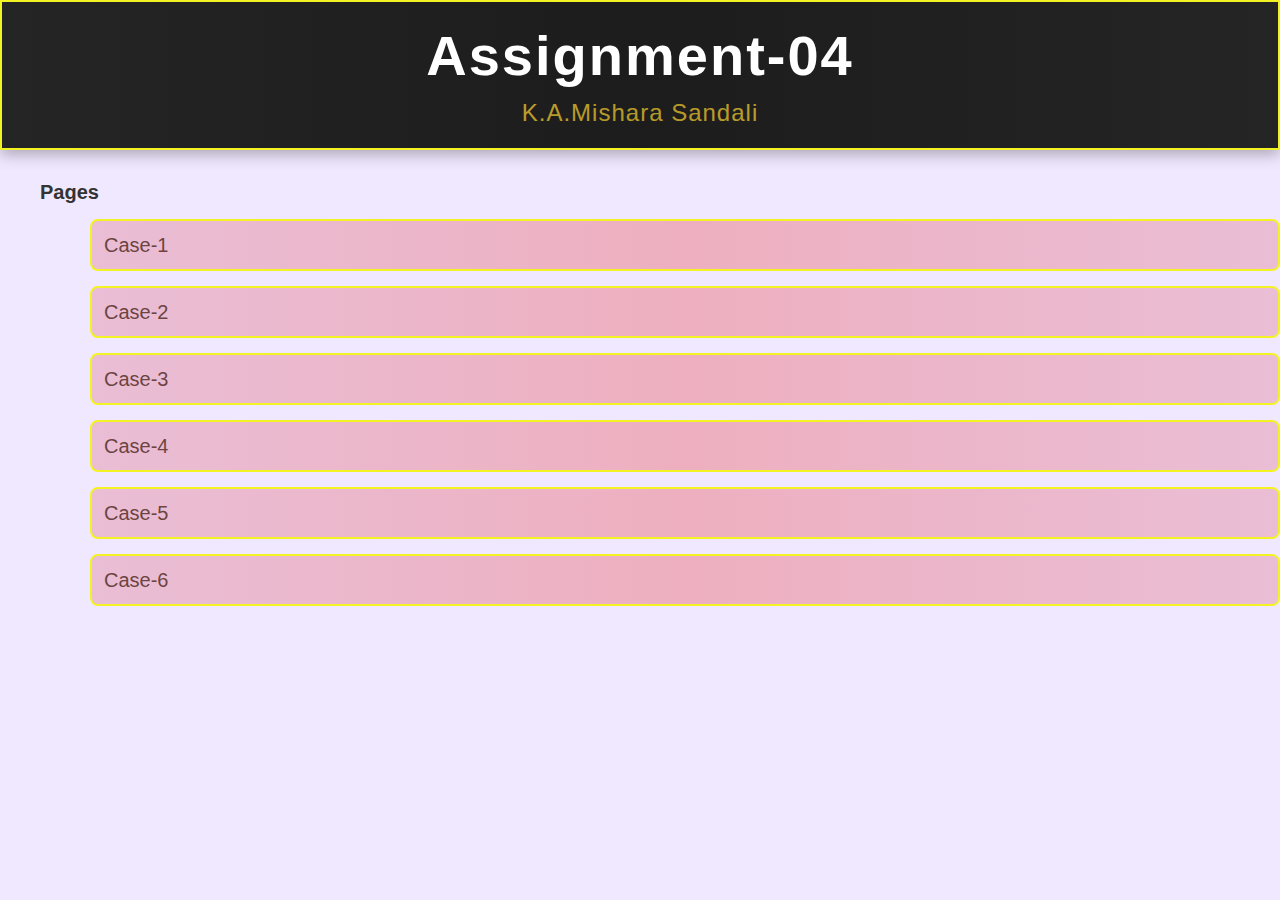
<file: index.html>
<!DOCTYPE html>
<html lang="en">
<head>
    <meta charset="UTF-8">
    <meta name="viewport" content="width=device-width, initial-scale=1.0">
    <title>Assignment-03</title>
    <style>
        body, ol {
            margin: 0;
            padding: 0;
            box-sizing: border-box;
        }

        body {
            background-color: #f0e8ff; 
            color: #333;
            line-height: 1.2;
            font-size: 20px;
            font-family: 'Roboto', sans-serif;
            animation: backgroundShift 12s infinite alternate;
            
           
           
        }
        header {
            background-color: rgb(32, 31, 31);
            color: #fff;
            padding: 20px;
            text-align: center;
            box-shadow: 0 4px 15px rgba(0, 0, 0, 0.3);
            position: relative;
            overflow: hidden;
            animation: headerSlideIn 1s ease-in;
            border: 2px solid rgb(243, 243, 35); 
        }

        header h1 {
            margin: 0;
            font-size: 2.8em;
            letter-spacing: 2px;
            position: relative;
            z-index: 1;
        }

        .name {
            font-size: 1.2em;
            color: #fad231;
            margin-top: 10px;
            animation: glow 2s ease-in-out infinite alternate;
            letter-spacing: 1px;
        }

        header::before {
            content: '';
            position: absolute;
            top: 0;
            left: -100%;
            width: 300%;
            height: 100%;
            background: linear-gradient(to right, rgba(255, 255, 255, 0.1), rgba(22, 22, 22, 0.3), rgba(255, 255, 255, 0.1));
            animation: shimmer 3s ease-in;
        }

        ul {
            list-style-type: none;
            margin-top: 30px;
        }

        ol {
            padding-left: 50px;
        }

        li {
            margin: 15px 0;
            padding: 12px;
            border-bottom: 2px solid #ccc;
            background: rgba(108, 99, 255, 0.1);
            border-radius: 8px;
            overflow: hidden;
            position: relative;
            cursor: pointer;
            transition: transform 0.5s ease, box-shadow 0.5s ease, background 0.5s ease, border-color 0.5s ease;
            border: 2px solid rgb(243, 243, 35); 
        }

        a {
            color: #333;
            text-decoration: none;
            display: block;
            transition: color 0.4s ease;
        }

        a:hover {
            color: #ff6f61; 
        }

        li:hover {
            transform: scale(1.1);
            background: #ffe0e0;
            box-shadow: 0 10px 25px rgba(0, 0, 0, 0.2);
            border-color: #face1b;
        }

        li::after {
            content: '';
            position: absolute;
            top: 0;
            left: -100%;
            width: 300%;
            height: 100%;
            background: linear-gradient(to right, transparent, rgba(255, 111, 97, 0.4), transparent);
            transition: left 0.6s ease;
        }

        li:hover::after {
            left: 100%;
        }

        
        @keyframes backgroundShift {
            0% { background-color: #f0e8ff; }
            50% { background-color: #e8f0ff; }
            100% { background-color: #e8fff0; }
        }

        @keyframes headerSlideIn {
            0% { transform: translateY(-100%); opacity: 0; }
            100% { transform: translateY(0); opacity: 1; }
        }

        @keyframes shimmer {
            0% { left: -100%; }
            100% { left: 100%; }
        }

        @keyframes glow {
            0% { text-shadow: 0 0 10px #f6cd29, 0 0 20px #ffd324; }
            100% { text-shadow: 0 0 20px #ffbb66, 0 0 30px #f7ce2b; }
        }
    </style>
</head>
<body>
    <header>
        <h1>Assignment-04</h1>
        <div class="name">K.A.Mishara Sandali</div> 
    </header>
    <ul>
        <strong>Pages</strong>
        <ol>
            <li><a href="/Pages/case-1.html" target="_blank">Case-1</a></li>
            <li><a href="/Pages/case-2.html" target="_blank">Case-2</a></li>
            <li><a href="/Pages/case-3.html" target="_blank">Case-3</a></li>
            <li><a href="/Pages/case-4.html" target="_blank">Case-4</a></li>
            <li><a href="/Pages/case-5.html" target="_blank">Case-5</a></li>
            <li><a href="/Pages/case-6.html" target="_blank">Case-6</a></li>
        </ol>
    </ul>
</body>
</html>
</file>
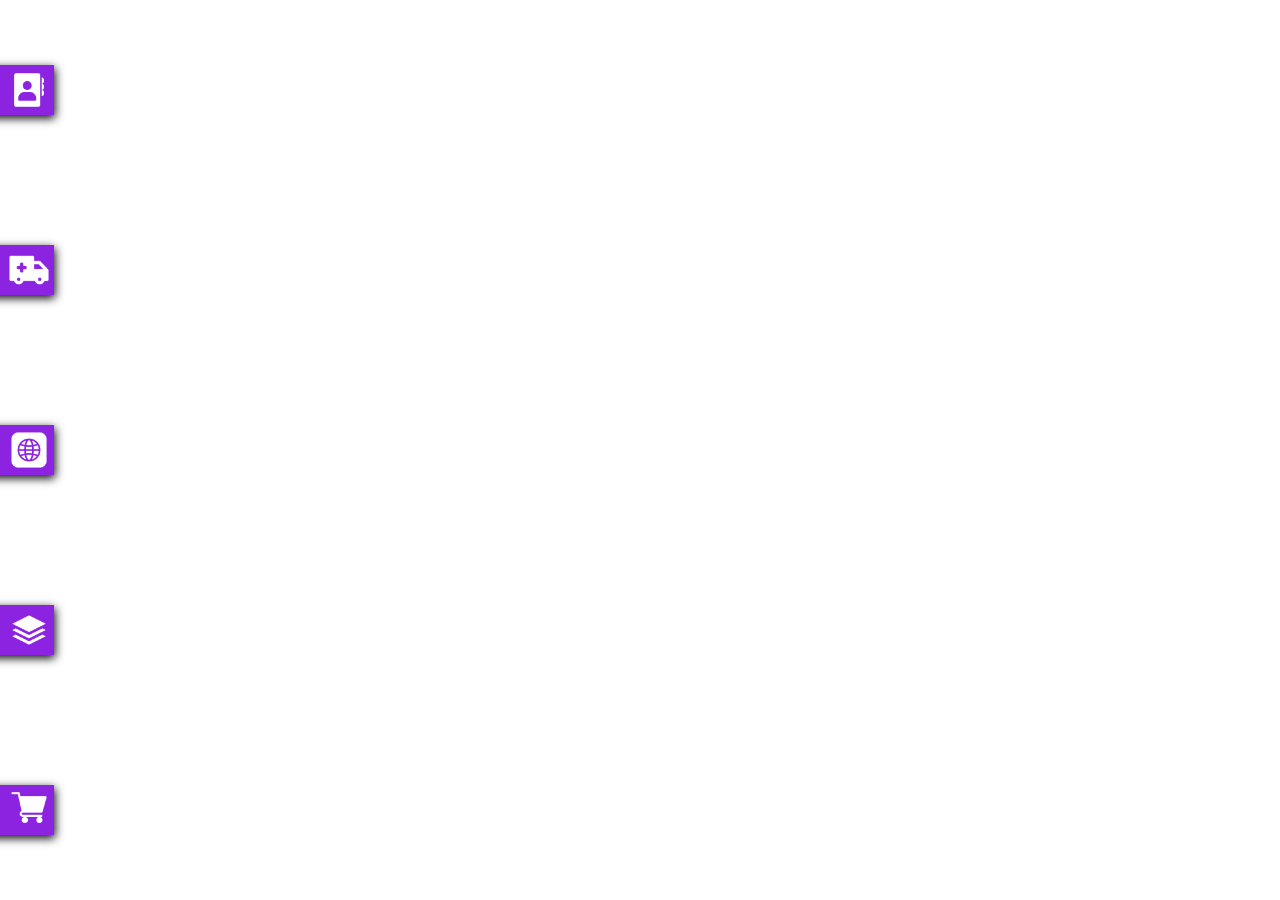
<file: pages/case-1.html>
<!DOCTYPE html>
<html lang="en">
<head>
    <meta charset="UTF-8">
    <meta name="viewport" content="width=device-width, initial-scale=1.0">
    <title>Case-1</title>
    <link rel="stylesheet" href="/Css/case-1.css">
</head>
<body>
    <section>
        <div>
            <label>Menu One</label>
            <img src="/assests/images/menu-01.png">
        </div>
    
        <div>
            <label>Menu Two</label>
            <img src="/assests/images/menu-02.png">
        </div>
    
        <div>
            <label>Menu Three</label>
            <img src="/assests/images/menu-03.png">
        </div>
    
        <div>
            <label>Menu Four</label>
            <img src="/assests/images/menu-04.png">
        </div>
    
        <div>
            <label>Menu Five</label>
            <img src="/assests/images/menu-05.png">
        </div>
    </section>
</body>
</html>
</file>
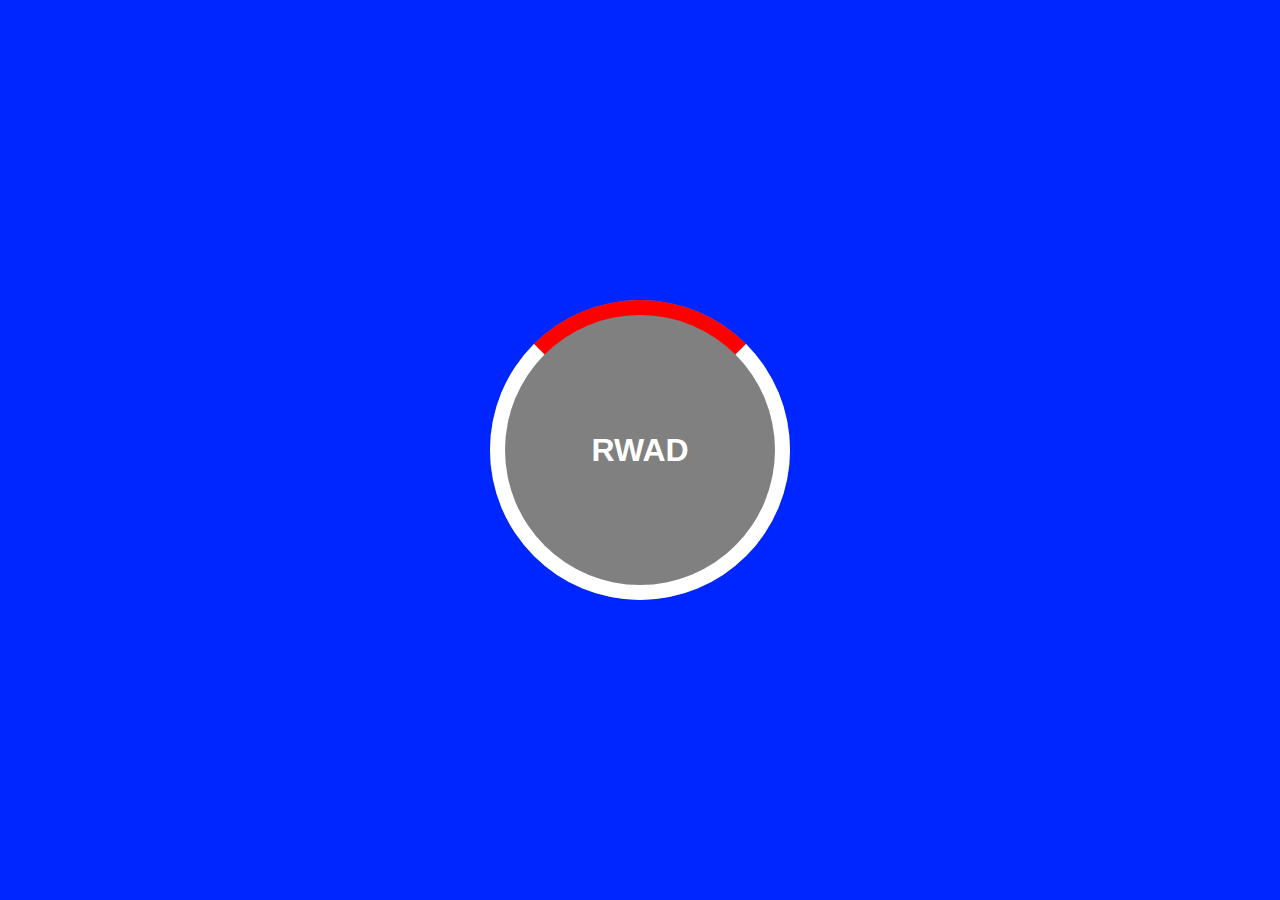
<file: pages/case-2.html>
<!DOCTYPE html>
<html lang="en">
<head>
    <meta charset="UTF-8">
    <meta name="viewport" content="width=device-width, initial-scale=1.0">
    <title>Case-2</title>
    <link rel="stylesheet" href="/Css/case-2.css">
</head>
<body>
    <div id="circle">
        <h1>RWAD</h1>
    </div>
</body>
</html>
</file>
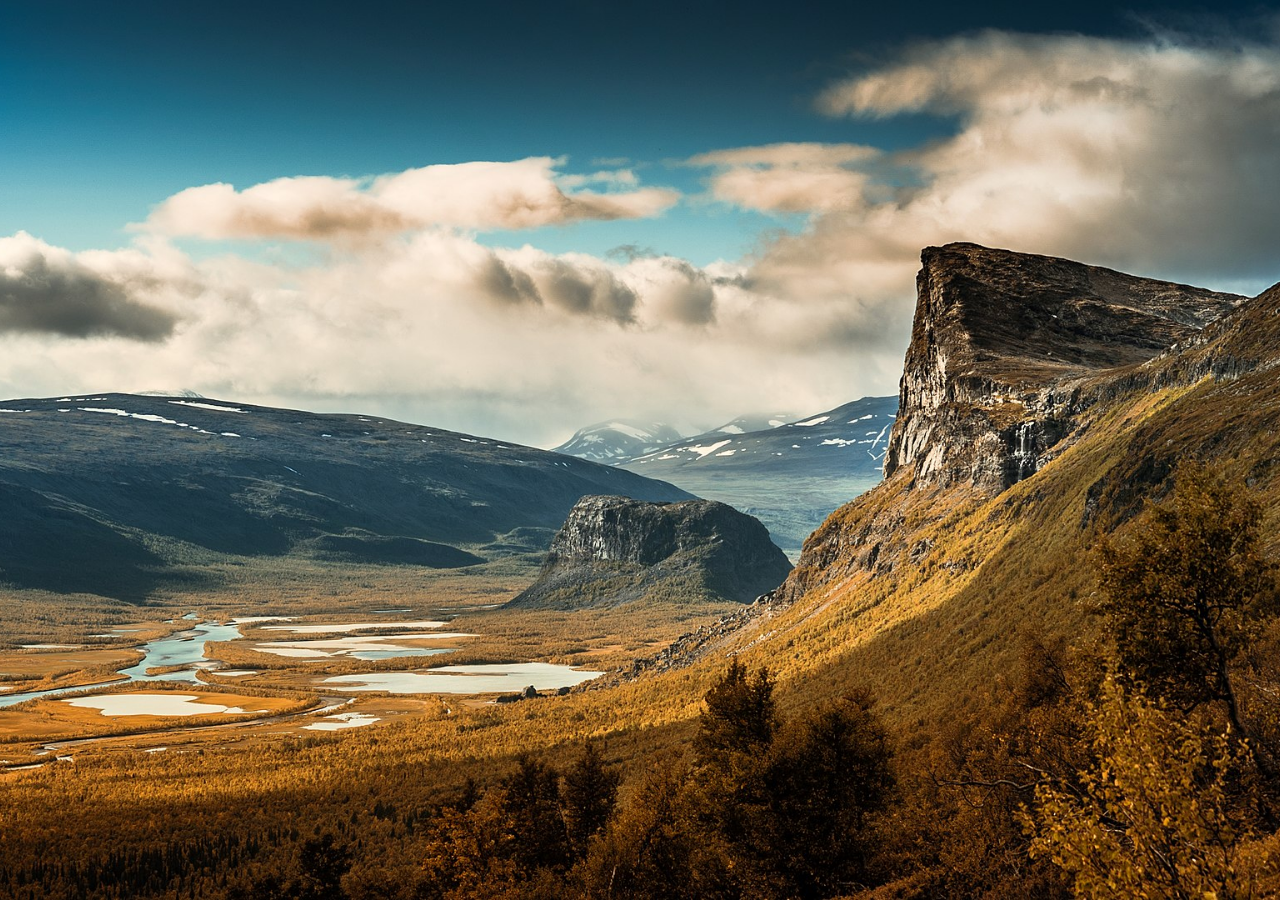
<file: pages/case-5.html>
<!DOCTYPE html>
<html lang="en">
<head>
    <meta charset="UTF-8">
    <meta name="viewport" content="width=device-width, initial-scale=1.0">
    <title>Case-5</title>
    <link rel="stylesheet" href="/Css/case-5.css">
</head>
<body>
    <section class="content">
        <figure>
          <div class="image">
            <img src="/assests/slides/image_01.jpg" alt="" />
          </div>
  
          <div class="image">
            <img src="/assests/slides/image_02.jpg" alt="" />
          </div>
  
          <div class="image">
            <img src="/assests/slides/image_03.jpg" alt="" />
          </div>
  
          <div class="image">
            <img src="/assests/slides/image_04.jpg" alt="" />
          </div>
        </figure>
      </section>
</body>
</html>
</file>
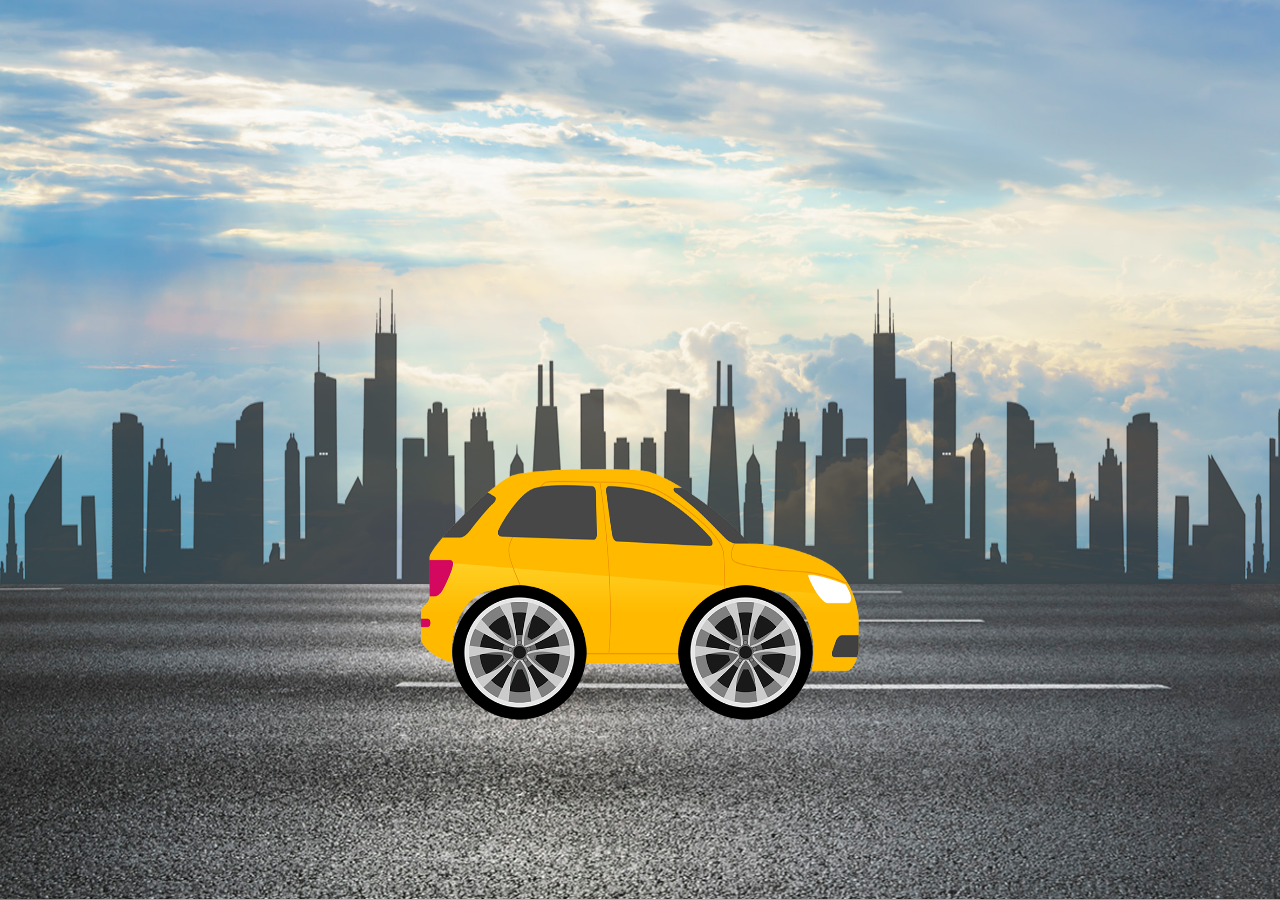
<file: pages/case-6.html>
<!DOCTYPE html>
<html lang="en">
<head>
    <meta charset="UTF-8" />
    <meta name="viewport" content="width=device-width, initial-scale=1.0" />
    <title>Case-6</title>
    <link rel="stylesheet" href="/Css/case-6.css">
    <style>
        body {
            margin: 0;
            overflow: hidden;
        }

        .sky {
            height: 100vh;
            background-image: url(/assests/car-animation-image/sky.jpg);
            background-size: cover;
        }
   
        .earth {
            position: absolute;
            bottom: 0;
            left: 0;
            width: 1000%;
            height: 70%;
            animation: forward 8s cubic-bezier(0.065, 0.72, 0.155, 1) 0s infinite;
        }

        .city {
            margin-bottom: -1px;
            background-size: 1416px 100%;
            background-image: url(/assests/car-animation-image/city.png);
            width: 100%;
            height: 50%;
            background-repeat: repeat-x;
        }

        .road {
            background-size: 5136px 100%;
            background-image: url(/assests/car-animation-image/road.jpg);
            width: 100%;
            height: 50%;
            background-repeat: repeat-x;
        }

        .vehicle {
            position: fixed;
            top: 65%;
            left: 50%;
            transform: translate(-50%, -50%);
            width: 450px;
            height: 30%;
        }

        .car {
            width: 100%;
            height: 100%;
        }

        .wheel-1,
        .wheel-2 {
            position: absolute;
            height: 50%;
            animation: drive 8s ease-in-out 0s infinite;
        }

        .wheel-1 {
            bottom: 0;
            left: 37px;
        }

        .wheel-2 {
            bottom: 0;
            right: 52px;
        }

        @keyframes forward {
            0% {
                transform: translateX(0);
            }
            100% {
                transform: translateX(-90%);
            }
        }

        @keyframes drive {
            0% {
                transform: rotate(0deg);
            }
            30% {
                transform: rotate(-360deg);
            }
            100% {
                transform: rotate(0deg);
            }
        }  
    </style>
</head>
<body>
    <div class="sky">
       <div class="earth">
           <div class="city"></div>
           <div class="road"></div>
       </div>
       <div class="vehicle">
           <img class="car" src="/assests/car-animation-image/car.png" alt="" />
           <img class="wheel-1" src="/assests/car-animation-image/wheel.png" alt="" />
           <img class="wheel-2" src="/assests/car-animation-image/wheel.png" alt="" />
       </div>
    </div>
</body>
</html>
</file>
<file: Css/case-1.css>
body{
    margin: 0;
    padding: 0;
    overflow-x: hidden;
    font-family: 'Helvetica', sans-serif;
    font-size: 17px;
}

section{
    position: relative;
    height: 100vh;
    width: 100vw;
    display: grid;
    justify-content: start;
    align-items: center;
}

div{
    position: relative;
    background-color: #8b23e0;
    height: 50px;
    width: 200px;
    box-shadow: 1px 3px 9px 0;
    left: -73%;
    transition-duration: 1s;
}

img {
    position: absolute;
    height: 40px;
    right: 5px;
    top: 0;
    bottom: 0;
    margin: auto;
}

div:hover{
    left: 0;
}

label {
    position: absolute;
    height: 15px;
    left: 15px;
    top: -16px;
    bottom: 0;
    margin: auto;
    color: white;
}
</file>
<file: Css/case-2.css>
body{
    background-color: rgb(0, 38, 255);
}

#circle{
    border-radius: 100%;
    background-color: gray;
    width: 300px;
    height: 300px;
    margin: auto;
    position: absolute;
    top: 0;
    left: 0;
    right: 0;
    bottom: 0;
    
}

h1{
    height: max-content;
    width: max-content;
    position: absolute;
    margin: auto;
    top: 0;
    bottom: 0;
    left: 0;
    right: 0;
    font-family: 'Roboto' , sans-serif;
    color: white;
}

div::before{
    content: "";
    border: 15px solid white;
    border-radius: 100%;
    border-top-color: red;
    margin: auto;
    position: absolute;
    top: 0;
    bottom: 0;
    left: 0;
    right: 0;
}

div:hover::before{
    transform: rotate(360deg);
    transition-duration: 3s;
}
</file>
<file: Css/case-5.css>
body {
    margin: 0;
    padding: 0;
}

.content {
    width: 100%;
    height: 100vh;
    overflow: hidden;
}

figure {
    position: relative;
    left: -300%;
    margin: 0;
    width: 400%;

    animation: image-animation 20s linear infinite;
}

.image {
    position: relative;
    width: 25%;
    height: 100%;
    float: left;
}

.image img {
    left: 0%;
    width: 100%;
    height: 100vh;
    object-fit: cover;
}

@keyframes image-animation {
    0% {
        left: -300%;
    }
    10%{
        left: -300%;
    }
    16%{
        left: -200%;
    }
    26%{
        left: -200%;
    }
    32%{
        left: -100%;
    }
    42%{
        left: -100%;
    }
    48%{
        left: 0%;
    }
    58%{
        left: 0%;
    }
    64%{
        left: -100%;
    }
    74%{
        left: -100%;
    }
    80%{
        left: -200%;
    }
    90%{
        left: -200%;
    }
    96%{
        left: -300%;
    }
    100%{
        left: -300%;
    } 
}
</file>
<file: Css/case-6.css>
body {
    margin: 0;
    overflow: hidden;
}

.sky {
    height: 100vh;
    background-image: url(/assests/car-animation-image/sky.jpg);
    background-size: cover;
}

.earth {
    position: absolute;
    bottom: 0;
    left: 0;
    width: 1000%;
    height: 70%;
    animation: forward 8s cubic-bezier(0.065, 0.72, 0.155, 1) 0s infinite;
}
  
.city {
    margin-bottom: -1px;
    background-size: 1416px 100%;
    background-image: url(/assests/car-animation-image/city.png);
    width: 100%;
    height: 50%;
    background-repeat: repeat-x;
}

.road {
    background-size: 5136px 100%;
    background-image: url(/assests/car-animation-image/road.jpg);
    width: 100%;
    height: 50%;
    background-repeat: repeat-x;
}
  
.vehicle {
    position: fixed;
    top: 65%;
    left: 50%;
    transform: translate(-50%, -50%);
    width: 450px;
    height: 30%;
}
  
.car {
    width: 100%;
    height: 100%;
}

.wheel-1,
.wheel-2 {
    position: absolute;
    height: 50%;
    animation: drive 8s ease-in-out 0s infinite;
}

.wheel-1 {
    bottom: 0;
    left: 37px;
}

.wheel-2 {
    bottom: 0;
    right: 52px;
}
  
@keyframes forward {
    0% {
      transform: translateX(0);
    }
    100% {
      transform: translateX(-90%);
    }
}
  
@keyframes drive {
    0% {
      transform: rotate(0deg);
    }
    30% {
      transform: rotate(-360deg);
    }
    100% {
      transform: rotate(0deg);
    }
}
</file>
